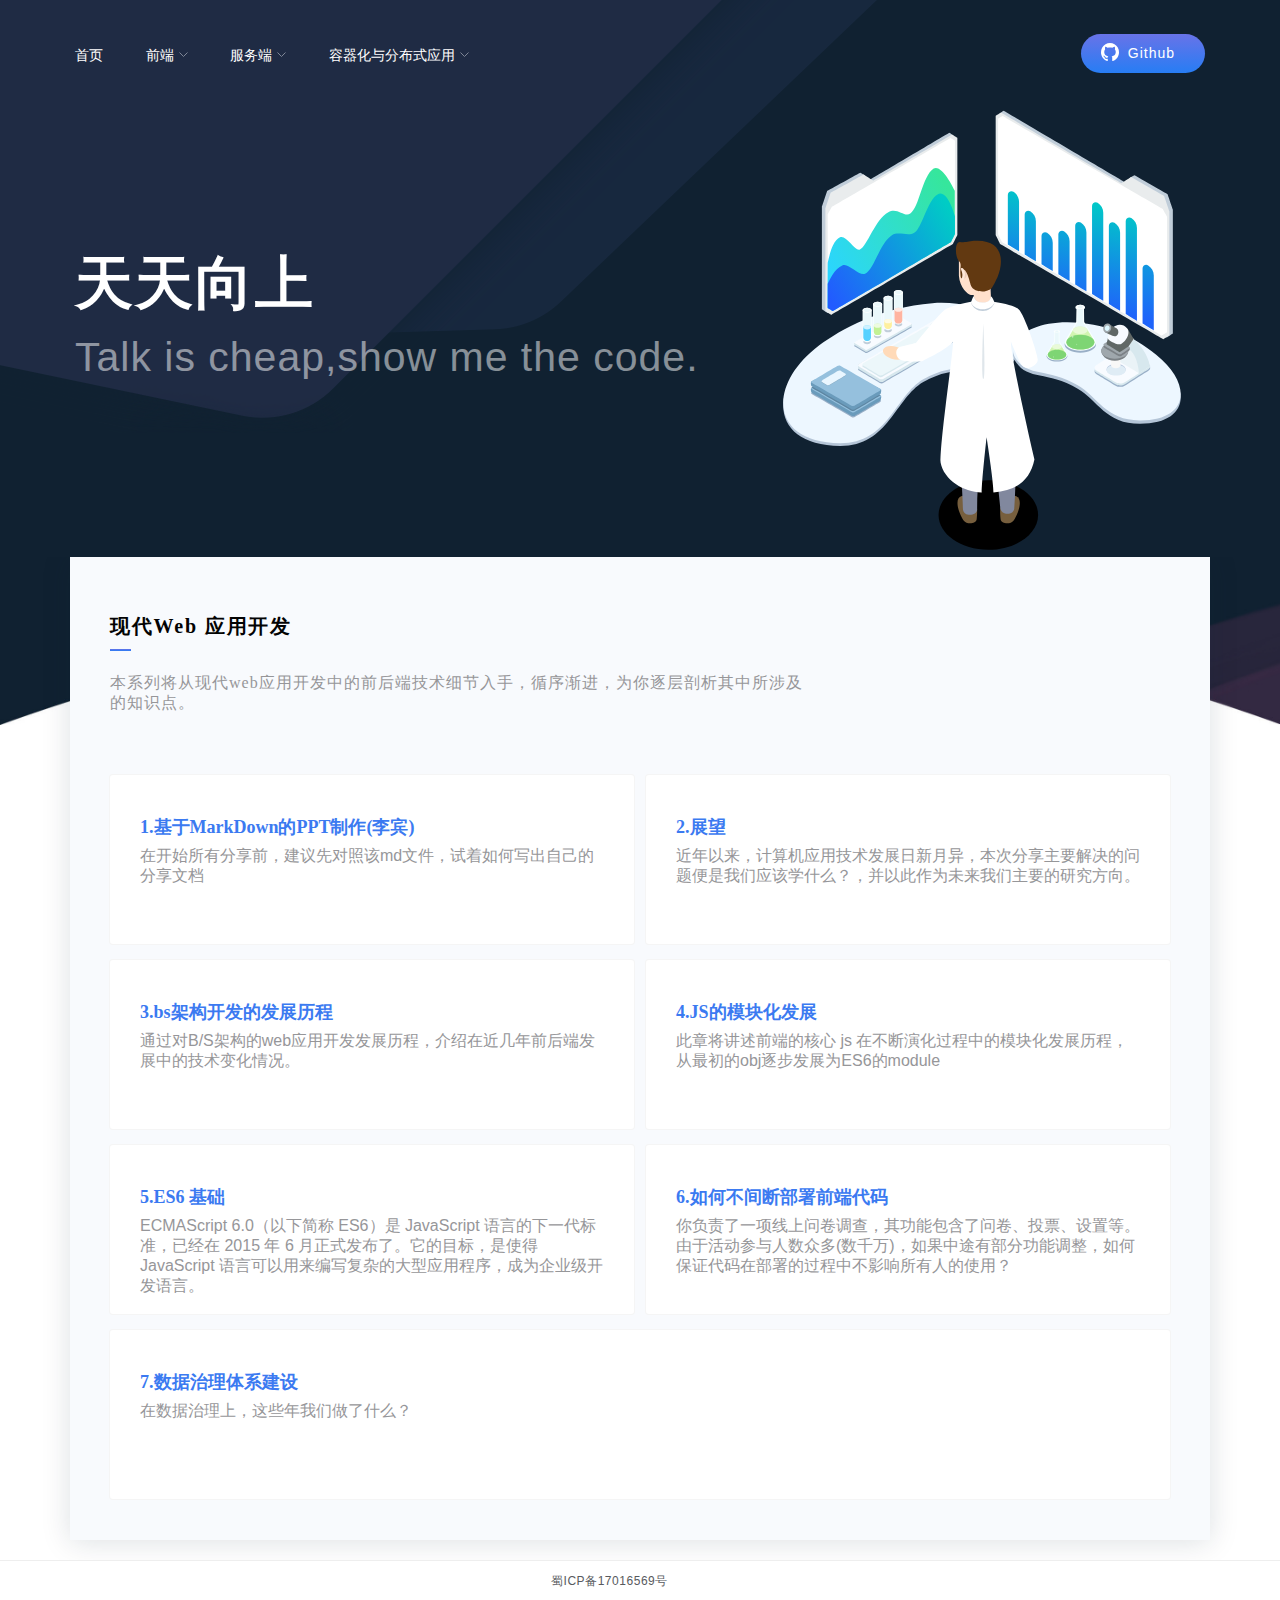
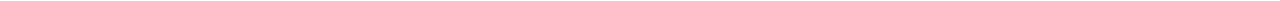
<file: index.html>
<!DOCTYPE html>
<html lang="en">

<head>
    <meta charset="UTF-8">
    <meta name="viewport" content="width=device-width,initial-scale=1,maximum-scale=1">
    <title>天天向上</title>
    <link href="./css/swiper.min.css" rel="stylesheet">
    <link href="./css/font-awesome.css" rel="stylesheet">
    <link rel="stylesheet" href="./css/site.css">
    <link rel="stylesheet" href="./css/style.min.css">
    <link rel="stylesheet" href="./css/index.min.css">
</head>

<body>
    <div class="body-inner">
        <section class="home-landscape">
            <div class="float background-img"> <img src="img/back.png"> </div>
            <div class="navigation">
                <div class="navigation-content">
                    <div class="navigation-content-btn">
                        <a href="//github.com/cbpc/daydayup/" class="btn-white" target="_blank"> <img src="img/github.svg">
                            <span>Github</span> </a>
                    </div>
                    <nav>
                        <ul class="primary-nav">
                            <li> <a class="nav-link-dec current" href="/">首页</a> </li>
                            <li>
                                <div class="dropdown"> <a class="dropbtn">前端</a> <svg class="sub-arrow" width="9" height="11" viewBox="0 0 9 5">
                                        <polyline fill="none" stroke="#7E8696" points=".5 .5 4.5 4.5 8.5 .5"></polyline>
                                    </svg>
                                    <div class="dropdown-content">
                                        <a href="https://developer.mozilla.org/zh-CN/" target="_blank">MDN Web 文档</a>
                                        <a href="http://es6.ruanyifeng.com/" target="_blank">规范 ES6</a>
                                        <a href="https://zh-hans.reactjs.org/" target="_blank">MVVM框架 react.js</a>
                                        <a href="https://cn.vuejs.org/v2/guide/" target="_blank">MVVM框架 vue.js</a>
                                        <a href="http://echarts.baidu.com/" target="_blank">数据可视化 ECharts</a>
                                        <a href="https://webpack.github.io/">应用构建 webpack</a>
                                        <a href="https://www.npmjs.com/package/axios">ajax请求 axios</a>
                                        <a href="https://jestjs.io/zh-Hans/">自动化测试 jest</a>
                                    </div>
                                </div>
                            </li>
                            <li>
                                <div class="dropdown"> <a class="dropbtn">服务端</a> <svg class="sub-arrow" width="9" height="11" viewBox="0 0 9 5">
                                        <polyline fill="none" stroke="#7E8696" points=".5 .5 4.5 4.5 8.5 .5"></polyline>
                                    </svg>
                                    <div class="dropdown-content">
                                        <a href="http://nodejs.cn/latest-api/index.html" target="_blank">NodeJS</a>
                                        <a href="https://eggjs.org/zh-cn/index.html" target="_blank">egg.js</a>
                                        <a href="https://github.com/fastify/docs-chinese/blob/master/README.md" target="_blank">fastify</a>
                                        <a href="https://www.php.net/manual/zh/" target="_blank">PHP</a>
                                        <a href="https://www.golaravel.com/" target="_blank">laravel</a>
                                        <a href="https://www.easyswoole.com/" target="_blank">easy swoole</a>
                                        <a href="https://golang.google.cn/">Go Lang</a>

                                    </div>
                                </div>
                            </li>
                            <li>
                                <div class="dropdown"> <a class="dropbtn">容器化与分布式应用</a> <svg class="sub-arrow" width="9" height="11" viewBox="0 0 9 5">
                                        <polyline fill="none" stroke="#7E8696" points=".5 .5 4.5 4.5 8.5 .5"></polyline>
                                    </svg>
                                    <div class="dropdown-content">
                                        <a href="http://nginx.org/en/docs/" target="_blank">nginx</a>
                                        <a href="https://docs.docker.com/docker-for-windows/" target="_blank">docker</a>
                                        <a href="http://docs.kubernetes.org.cn/" target="_blank">kubernets</a>
                                        <a href="https://preliminary.istio.io/zh/" target="_blank">istio</a>
                                        <a href="http://www.redis.cn/documentation.html" target="_blank">redis</a>
                                        <a href="https://memcached.org/" target="_blank">memcache</a>
                                        <a href="http://kafka.apachecn.org/documentation.html" target="_blank">kafka</a>
                                        <a href="https://static001.geekbang.org/con/38/pdf/3858112920/file/AWS%20%E4%BA%91%E4%B8%8A%E6%B7%B7%E6%B2%8C%E5%B7%A5%E7%A8%8B%E5%AE%9E%E8%B7%B5%E4%B9%8B%E5%AF%B9%E7%85%A7%E5%AE%9E%E9%AA%8C%E8%AE%BE%E8%AE%A1%E5%92%8C%E5%AE%9E%E6%96%BD-%E9%BB%84%E5%B8%85.pdf">混沌工程-1</a>
                                        <a href="https://static001.geekbang.org/con/38/pdf/2953885751/file/%E4%BA%91%E5%8E%9F%E7%94%9F%E6%9E%B6%E6%9E%84%E4%B8%8B%E7%9A%84%E6%B7%B7%E6%B2%8C%E5%B7%A5%E7%A8%8B%E5%AE%9E%E8%B7%B5-%E5%91%A8%E6%B4%8B%E7%9A%84%E5%89%AF%E6%9C%AC.pdf">混沌工程-2</a>
                                        <a href="https://github.com/chaosblade-io/chaosblade">chaosblade</a>
                                    </div>
                                </div>
                            </li>
                        </ul>
                    </nav>
                </div>
                <div class="navigation-logo">
                    <!-- <p>成都印钞有限公司 企划信息部</p> -->
                </div>
            </div>
            <div class="home-landscape-content">
                <div class="home-landscape-content-left">
                    <h1>天天向上</h1>
                    <p class="home-intro">Talk is cheap,show me the code.</p>
                </div>
                <div class="home-landscape-content-right">
                    <div id="bm">
                        <p></p>
                    </div>
                </div>
            </div>
        </section>
        <section class="home-product">
            <div class="home-product-content">
                <div class="home-product-top">
                    <div class="intro-content intro-product-content">
                        <h5 class="home-standard-memo">现代Web 应用开发</h5>
                        <p>本系列将从现代web应用开发中的前后端技术细节入手，循序渐进，为你逐层剖析其中所涉及的知识点。</p>
                    </div>
                </div>
            </div>
        </section>
        <footer>
            <div class="footer-copyright">
                <div class="copyright-text">
                    <!-- <p>© 2019 CBPC All Rights Reserved</p> -->
                    <p><a href="http://www.miitbeian.gov.cn/" rel="noreferrer" target="_blank" style="color:#585a5e;">蜀ICP备17016569号</a></p>
                </div>
            </div>
        </footer>
        <div class="drawer">
            <div class="mobile-nav">
                <ul class="mobile-nav-header">
                    <li><a href="/">首页</a></li>
                    <li><a href="http://vis.baidu.com/chartusage/line/">规范</a></li>
                </ul>
                <h3>推荐链接</h3>
                <ul class="mobile-nav-standard">
                    <li> <a href="http://echarts.baidu.com/">ECharts</a> </li>
                    <li> <a href="https://developer.mozilla.org/zh-CN/">MDN Web文档</a> </li>
                </ul>
            </div>
            <div class="drawer-button">
                <a id="mobile-nav-toggle"> <span class="mobile-nav-toggle-bar"></span> <span class="mobile-nav-toggle-bar"></span> <span class="mobile-nav-toggle-bar"></span> </a>
            </div>
        </div>
        <script src="./js/jquery.min.js"></script>
        <script src="./js/swiper.min.js"></script>
        <script src="./js/mobile_nav.min.js"></script>
        <script src="./js/lottie.min.js"></script>
        <script src="./js/scripts.min.js"></script>
        <script src="./js/index.min.js"></script>
    </div>
</body>

</html>
</file>
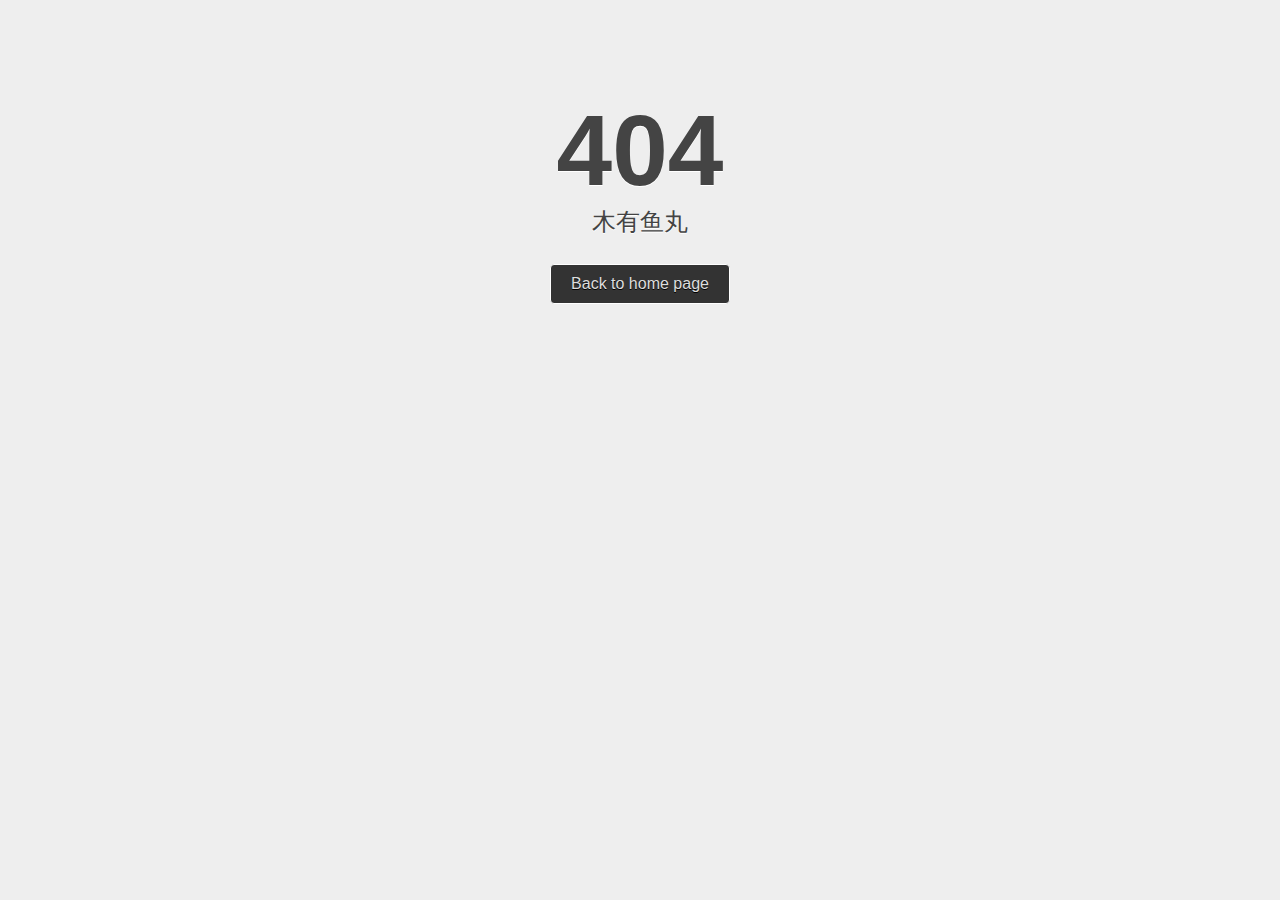
<file: highlight/highlight.pack.html>
<!DOCTYPE html>
<html>
  <head>
    <meta charset="utf-8">
    <meta name="viewport" content="width=device-width, initial-scale=1, maximum-scale=1">
    <title>404 Not found - 三水清</title>
    <style>
    html,body,div,span,applet,object,iframe,h1,h2,h3,h4,h5,h6,p,blockquote,pre,a,abbr,acronym,address,big,cite,code,del,dfn,em,img,ins,kbd,q,s,samp,small,strike,strong,sub,sup,tt,var,dl,dt,dd,ol,ul,li,fieldset,form,label,legend,table,caption,tbody,tfoot,thead,tr,th,td{margin:0;padding:0;border:0;outline:0;font-weight:inherit;font-style:inherit;font-family:inherit;font-size:100%;vertical-align:baseline}
    body{line-height:1;color:#000;background:#fff}
    ol,ul{list-style:none}
    table{border-collapse:separate;border-spacing:0;vertical-align:middle}
    caption,th,td{text-align:left;font-weight:normal;vertical-align:middle}
    a img{border:none}
    body{font:14px "Helvetica Neue",Helvetica,Arial,sans-serif;color:#444;background:#eee;text-shadow:0 1px #fff}
    #content{width:700px;margin:0 auto;margin:100px auto 100px}
    #error-title{font-weight:bold;font-size:100px;text-align:center;line-height:1}
    #error-subtitle{font-size:24px;text-align:center;line-height:1;padding-top:10px}
    #error-message-wrap{-webkit-border-radius:5px;border-radius:5px;margin-top:15px;border:1px solid #ddd;overflow:hidden}
    #error-message-title{display:block;text-align:center;padding:8px;background:#f7f7f7}
    #error-message{-webkit-box-shadow:0 0 5px #111 inset;box-shadow:0 0 5px #111 inset;font-family:Monaco,Menlo,Consolas,monospace;font-size:12px;padding:25px 30px;line-height:1.6;background:#333;color:#ccc;text-shadow:none;overflow:auto}
    #error-btn-wrap{text-align:center;padding:30px 0}
    #error-btn{padding:10px 20px;font-size:16px;color:#ddd;background:#333;text-decoration:none;text-shadow:0 1px #000;border:1px solid #fff;display:inline-block;-webkit-border-radius:4px;border-radius:4px;}
    #error-btn:hover{background:#111}
    </style>
  </head>
  <body>
    <div id="content">
      <h1 id="error-title">404</h1>
      <h2 id="error-subtitle">木有鱼丸</h2>
      <div id="error-btn-wrap">
  <a id="error-btn" href="/">Back to home page</a>
</div>
    </div>
  </body>
</html>
</file>
<file: css/site.css>
body {
    margin: 0;
    padding: 0;
    font-family: PingFang SC, PingFang TC, Helvetica Neue, Helvetica, Roboto, Arial, Hiragino Sans GB, Microsoft Yahei, Microsoft Jhenghei, sans-serif;
}

.home-intro {
    font-size: 41px;
    font-weight: 100;
    color: rgba(255, 255, 255, .5);
    letter-spacing: 1px;
    margin: 0;
}

p {
    /*font-size: 12px;*/
    line-height: 18px;
    /*color: #969699;*/
    /*font-weight: 300;*/
    margin: 0;
}

.btn:hover,
.btn:focus {
    color: #fff;
    background-color: #ACE5FE;
}


/* ==========================================================================
Global Styles
========================================================================== */

article,
aside,
details,
figcaption,
figure,
footer,
header,
hgroup,
main,
menu,
nav,
section,
summary {
    display: block;
}

.content,
body {
    margin: 0;
    padding: 0;
}

li {
    list-style-type: none;
}

a {
    text-decoration: none;
    cursor: pointer;
}

a:hover,
a:focus {
    text-decoration: none;
}

.more-btn {
    background-color: #4778EE;
    font-size: 12px;
    font-weight: 200;
    color: #FFFFFF;
    letter-spacing: 1.63px;
    box-sizing: border-box;
    padding: 7px 44px;
    transition-timing-function: ease;
    transition-duration: .2s;
    transition-property: color, background-color;
    cursor: pointer;
}

.more-btn:hover {
    background-color: #6A8EF2;
}

.h5-decoration,
.h4-decoration {
    height: 9px;
}


/* ==========================================================================
home-landscape
========================================================================== */


/*控制首页动画*/

#bodymovin {
    background-color: red;
    width: 100%;
    height: 100%;
    display: block;
    overflow: hidden;
    transform: translate3d(0, 0, 0);
    text-align: center;
    opacity: 1;
}

.home-landscape {
    width: 100%;
    min-height: 557px;
    /*background: url("../img/background2.jpg") bottom;*/
    background-color: #102131;
    background-repeat: no-repeat;
    background-size: cover;
    position: relative;
    /*font-size:14px;*/
    /*line-height:1.42857143;*/
    box-sizing: border-box;
    /*font-weight: 300;*/
    overflow: hidden;
}

.home-landscape-content-left h1 {
    font-size: 58px;
    line-height: 90px;
    color: #fff;
    font-weight: 800;
    margin: 0;
    letter-spacing: 2px;
}

.background-img {
    position: absolute;
    top: -20px;
    left: -30px;
}

.float {
    -webkit-animation-name: Floating;
    -webkit-animation-duration: 3.5s;
    -webkit-animation-iteration-count: infinite;
    -webkit-animation-timing-function: ease-in-out;
}

@-webkit-keyframes Floating {
    from {
        -webkit-transform: translate(0, 0px);
    }
    65% {
        -webkit-transform: translate(5px, 10px);
    }
    to {
        -webkit-transform: translate(0, -0px);
    }
}

.home-landscape-content {
    max-width: 1130px;
    margin: 0 auto;
    padding-top: 10%;
    position: relative;
}


/*.ellipse{
    position: absolute;
    left: 50%;
    margin-left: -720px;
    z-index: 1;
}*/

.home-landscape-content-left>h1 {
    margin-bottom: 20px;
}

.home-landscape-content-right {
    position: absolute;
    top: -15px;
    right: -130px;
}

#bm {
    max-width: 700px;
    display: block;
}

@media screen and (max-width: 768px) {
    .home-landscape-content-right {
        position: relative;
        right: 0;
        top: 0;
        margin-top: 50px;
    }
    #bm {
        max-width: 600px;
        margin: 0 auto;
    }
}


/*#oval {
    width: 2000px; 
    height: 1000px; 
    background: white; 
    border-radius: 1000px / 500px; 
}*/


/*navigation*/

.navigation {
    line-height: 110px;
    width: 100%;
    height: 110px;
    position: relative;
    -webkit-transition: all 300ms ease-in-out;
    transition: all 300ms ease-in-out;
    -webkit-transition: padding 300ms ease-in-out;
    transition: padding 300ms ease-in-out;
}

.navigation-content {
    max-width: 1130px;
    margin: 0 auto;
}

.fixed {
    height: 72px;
    line-height: 72px;
    position: fixed;
    top: -72px;
    background-color: #fff;
    z-index: 999;
    border-bottom: 1px solid #eee;
    transform: translateY(72px);
    transition: transform ease .3s;
}

.navigation-logo {
    position: absolute;
    top: 50%;
    left: 50%;
    margin-left: -73px;
    margin-top: -9px;
}

.navigation-logo>p {
    color: #fff;
    font-size: 14px;
    font-weight: 200;
    line-height: 18px;
    margin: 0;
    letter-spacing: 1px;
}

.navigation-logo-on>p {
    color: #030303;
}

.primary-nav {
    margin: 0;
    padding: 0;
}

.primary-nav li {
    display: inline-block;
    margin-right: 40px;
}

.primary-nav li>a {
    font-weight: 300;
    color: #fff;
    font-size: 14px;
}

.primary-nav-on li>a {
    color: black;
}

.sub-arrow {
    margin-left: 2px;
}

.dropbtn {
    background-color: rgba(0, 0, 0, 0);
    color: #fff;
    /*padding: 16px;*/
    font-size: 14px;
    font-weight: 300;
    border: none;
    cursor: pointer;
}

.dropbtn-on {
    color: #030303;
}


/* 容器 <div> - 需要定位下拉内容 */

.dropdown {
    position: relative;
    display: inline-block;
}


/* 下拉内容 (默认隐藏) */

.dropdown-content {
    opacity: 0;
    display: block;
    pointer-events: none;
    border-radius: 4px;
    padding: 5px 0;
    position: absolute;
    transform: translateY(-6px);
    margin-top: -30px;
    background-color: #fff;
    min-width: 200px;
    box-shadow: 0 1px 4px rgba(0, 0, 0, 0.1), 0 5px 15px rgba(0, 0, 0, 0.06);
}

.dropdown-content-on {
    margin-top: -10px;
}


/* 在鼠标移上去后显示下拉菜单 */

.dropdown:hover .dropdown-content {
    z-index: 999;
    opacity: 1;
    pointer-events: all;
    transform: translateY(0);
    transition: transform 0.3s, opacity 0.3s ease;
}


/* 下拉菜单的链接 */

.dropdown-content .dropdownimg {
    height: 50px;
    position: absolute;
    top: 0px;
}

.dropdown-content a {
    color: #030303;
    font-size: 14px;
    position: relative;
    line-height: 14px;
    padding: 8px 16px;
    text-decoration: none;
    display: block;
    border-bottom: 1px solid #f9f9f9;
    transition-timing-function: ease;
    transition-duration: .2s;
    transition-property: all;
    cursor: pointer;
}

.dropdown-content a:last-child {
    border-bottom: none;
}


/* 鼠标移上去后修改下拉菜单链接颜色 */

.dropdown-content a:hover {
    background-color: rgba(71, 120, 238, 0.1);
}

.navigation-content-btn {
    float: right;
    /*position: absolute;
  right: 0;
  top: 41px;*/
}

.primary-nav li .nav-link-dec {
    position: relative;
    transition-timing-function: ease;
    transition-duration: .3s;
    transition-property: left, right, color;
    cursor: pointer;
}

.primary-nav li .nav-link-dec::after {
    content: "";
    position: absolute;
    left: 50%;
    right: 50%;
    top: 25px;
    background: #4778EE;
    height: 2px;
    transition-property: left, right;
    transition-property: left, right;
    -webkit-transition-property: left, right;
    transition-duration: .3s;
    -webkit-transition-duration: .3s;
    transition-timing-function: ease-out;
    -webkit-transition-timing-function: ease-out;
}

.primary-nav li .nav-link-dec-on::after {
    top: -25px;
    height: 3px;
}

.primary-nav li .nav-link-dec:hover:after,
.primary-nav li>a:focus:after {
    left: 0;
    right: 0;
}

.primary-nav li .nav-link-dec:hover {
    color: #4778EE;
}


/*当前选中改样式*/

.primary-nav li .current-on {
    color: #4778EE;
}

.primary-nav li .current-on:after {
    height: 3px;
    top: -25px;
    content: "";
    position: absolute;
    background: #4778EE;
    left: 0;
    right: 0;
}


/*监测到当前页面的时候*/

.btn-white {
    font-size: 14px;
    position: relative;
    font-weight: 300;
    letter-spacing: 1px;
    border-radius: 40px;
    background-image: linear-gradient(-180deg, #6873E8 0%, #277DF4 100%);
    display: inline-block;
    padding: 11px 30px;
    color: #fff;
    -webkit-transition: all .5s ease-in-out;
    transition: all .5s ease-in-out;
}

.btn-white>span {
    padding-left: 17px;
}

.btn-white>img {
    position: absolute;
    left: 20px;
    top: 9px;
}

.btn-white:hover {}


/* ==========================================================================
home-product
========================================================================== */

.home-product {
    width: 100%;
    /*margin-top: -160px;*/
    background: url(../img/background2.jpg) center -40px no-repeat;
    background-size: contain;
}

.home-product-content {
    max-width: 1140px;
    /*min-height:1136px; */
    margin: 0 auto;
    background-color: #F8FAFD;
    box-shadow: 0 2px 28px 0 rgba(16, 33, 49, 0.14);
    z-index: 999;
    /*position: relative;*/
    padding-bottom: 80px;
}

.home-product-top {
    max-width: 1060px;
    margin: 0 auto;
    height: 212px;
}

.intro-content {
    max-width: 697px;
    text-align: left;
    padding-top: 42px;
}

.intro-product-content {
    max-width:
}

.intro-content>h5 {
    padding: 14px 0 22px 0;
    letter-spacing: 1.81px;
    font-size: 20px;
    color: #030303;
    font-weight: 600;
    margin: 0;
}

.intro-content>p {
    font-family: PingFangSC-Regular;
    font-size: 12px;
    line-height: 17px;
    color: #969699;
    letter-spacing: 1px;
    font-weight: 300;
    margin: 0;
}

.product-title {
    font-family: PingFangSC-Regular;
    font-size: 16px;
    color: #26262C;
    letter-spacing: 0;
    margin: 17px 0 7px 0;
    font-weight: 300;
}

.product-link p {
    font-size: 12px;
    line-height: 18px;
    color: #969699;
    font-weight: 300;
    margin: 0;
}

.product-btn {
    float: right;
    margin-top: 117px;
}

.product-column-five,
.product-column-three,
.product-column-two,
.product-column-one {
    display: block;
    /*flex-wrap: wrap;*/
    /*justify-content: center;*/
    max-width: 1072px;
    margin: 0 auto;
    position: relative;
    padding: 0;
    font-size: 0;
}

.product-column-five>li,
.product-column-three>li,
.product-column-two>li {
    /*box-sizing: border-box;*/
    margin: 0;
    display: block;
    min-height: 180px;
    /*display: flex;*/
}

.product-column-five>li>a,
.product-column-three>li>a,
.product-column-two>li>a,
.product-column-one>li>a {
    border: 1px solid rgba(224, 224, 224, 0.32);
    border-radius: 4px;
    background: #FFFFFF;
    text-decoration: none;
    min-height: 130px;
    display: block;
    margin: 0 5px 0 5px;
    padding: 23px 30px 16px 30px;
}

.product-column-five>li>a:hover,
.product-column-three>li>a:hover,
.product-column-two>li>a:hover,
.product-column-one>li>a:hover {
    transition: transform .5s;
    transform: translateY(-5px) scale(1.01);
    box-shadow: 0 1px 18px rgba(0, 0, 0, 0.05), 0 5px 30px rgba(0, 0, 0, 0.01);
}

.product-column-five>li {
    width: 20%;
    vertical-align: top;
    display: inline-block;
}

.product-column-three .product-column-three-li {
    width: 40%;
    vertical-align: top;
    display: inline-block;
}

.product-column-three .product-column-last {
    width: 20%;
}

.product-column-two>li {
    width: 50%;
    vertical-align: top;
    display: inline-block;
}

.product-column-one>li {
    width: 100%;
    vertical-align: top;
    display: inline-block;
}

.home-product-content ul img {
    width: 39px;
}

@media screen and (max-width: 768px) {
    .product-column-five>li,
    .product-column-two>li,
    .product-column-last,
    .product-column-three .product-column-three-li {
        width: 100%;
    }
}


/*standard*/

.home-standard {
    width: 100%;
    margin-top: 50px;
    /*margin-bottom: 20px;*/
}

.home-standard-content {
    max-width: 1060px;
    margin: 0 auto;
    min-height: 574px;
}

.standard-btn {
    float: right;
    margin-top: -40px;
}

.home-standard-text {
    display: block;
    font-size: 0;
    position: relative;
    padding: 0;
    margin-top: 40px;
}

.home-standard-memo {
    font-family: PingFangSC-Semibold;
    font-size: 17px;
    color: #3B7AF1;
    letter-spacing: 0.16px;
}

.home-standard-memo:after {
    content: "";
    margin-top: 9px;
    display: block;
    background-image: linear-gradient(-180deg, #6873E8 0%, #277DF4 100%);
    width: 21px;
    height: 2px;
}

.home-standard-title {
    font-family: PingFangSC-Semibold;
    font-size: 24px;
    color: #393835;
    letter-spacing: 0;
    margin: 25px 0 12px 0;
    margin-left: -3px;
}

.standard-read-btn {
    font-size: 12px;
    font-weight: 200;
    color: #FFFFFF;
    background: #4778EE;
    border-radius: 58px;
    padding: 10px 20px;
    transition-timing-function: ease;
    transition-duration: .2s;
    transition-property: color, background-color;
    cursor: pointer;
}

.standard-read-btn:hover {
    background-color: #6A8EF2;
}

.home-standard-text-one {
    display: inline-block;
    width: 33%;
    vertical-align: top;
}

.home-standard-paragraph {
    font-size: 14px;
    color: #969699;
    font-weight: 400;
    line-height: 24px;
    max-width: 300px;
    margin: 20px 0 40px 0;
}

@media screen and (max-width: 768px) {
    .home-standard-text-one {
        width: 100%;
    }
}


/*learn*/

.learn-picture {
    width: 337px;
}

.home-learn {
    width: 100%;
    background-color: #F8FAFD;
    min-height: 595px;
}

.home-learn-content {
    max-width: 1060px;
    margin: 0 auto;
}

.home-learn-top {
    padding-top: 70px;
    padding-bottom: 64px;
    box-sizing: border-box;
}

.home-learn-top img {
    margin-bottom: 14px;
}

.home-learn-top h5 {
    font-size: 20px;
    color: #030303;
    font-weight: 600;
    margin: 0;
}

.home-learn-top .learn-btn {
    float: right;
    margin-top: -33px;
}

.home-learn-text {
    display: block;
    /*flex-wrap: wrap;*/
    /*justify-content: center;*/
    position: relative;
    padding: 0;
    font-size: 0;
}

.home-learn-text-one {
    width: 33.3%;
    display: inline-block;
    vertical-align: top;
}

.learn-title {
    font-family: PingFangSC-Medium;
    font-size: 17px;
    color: #151515;
    letter-spacing: 0.75px;
    margin: 20px 0 6px 0;
}

.home-learn-text-one-link {
    overflow: hidden;
    max-width: 337px;
    height: 100%;
    display: block;
}

.home-learn-text-one-link>p,
.paper-text>p {
    max-width: 322px;
    letter-spacing: 0.53px;
    font-size: 12px;
    line-height: 18px;
    color: #969699;
    */ font-weight: 300;
    margin: 0;
}

.home-learn-text-one>ul {
    margin: 0;
    padding: 0;
}

.home-learn-text-one>ul>li {
    text-decoration: none;
    list-style-type: none;
    margin-bottom: 43px;
}

.paper-img,
.paper-text {
    vertical-align: top;
    display: inline-block;
}

.paper-img {
    width: 24%;
}

.paper-text {
    width: 73%;
}

.paper-text>h5 {
    font-family: PingFangSC-Medium;
    font-size: 14px;
    color: #151515;
    letter-spacing: 0.62px;
    padding-bottom: 6px;
    box-sizing: border-box;
    margin: 0;
}

@media screen and (max-width: 768px) {
    .home-learn-text-one {
        width: 100%;
    }
}


}

/*cooperate*/
.home-cooperate {
    width: 100%;
    margin-bottom: 134px;
}
.home-cooperate-middle .cooperate-p {
    text-align: center;
    font-size: 14px;
    color: #969699;
    letter-spacing: 0.62px;
    line-height: 27px;
    font-weight: 300;
    margin: 103px auto 126px auto;
    max-width: 738px;
}

/*.home-cooperate-content{
  max-width: 1060px;
  margin: 0 auto;
}*/
.home-cooperate-top,
.home-cooperate-bottom {
    text-align: center;
}
.home-cooperate-top {
    margin: 133px auto 0 auto;
    width: 33%;
    height: 144px;
    border-top: 2px solid #DBE4FD;
    border-left: 2px solid #DBE4FD;
    border-right: 2px solid #DBE4FD;
    box-sizing: border-box;
    padding-top: 37px;
}
.home-cooperate-middle {
    position: relative;
}
.schools-left,
.schools-right {
    width: 176px;
    height: 100%;
    position: absolute;
    top: 0;
}
.schools-left {
    left: 0;
    background-image: linear-gradient(90deg, #FFFFFF 0%, rgba(255, 255, 255, 0.9) 30%, rgba(255, 255, 255, 0.00) 100%);
}
.schools-right {
    right: 0;
    background-image: linear-gradient(90deg, rgba(255, 255, 255, 0.00) 0%, rgba(255, 255, 255, 0.9) 70%, #FFFFFF 100%);
}
.schools {
    overflow-x: hidden;
    overflow-y: hidden;
    width: 100%;
    white-space: nowrap;
    /*不换行*/
    
    background: white;
    -webkit-transition: 0.5s;
    transition: 0.5s;
}
.schools>img {
    width: 16.67%;
    /*height: 290px;*/
    
    margin: 0;
    vertical-align: top;
}
.home-cooperate-bottom {
    min-height: 500px;
    max-width: 1060px;
    margin: 0 auto;
    margin-top: 60px;
}
.home-cooperate-bottom>h5 {
    font-family: PingFangSC-Semibold;
    font-size: 24px;
    color: #030303;
    letter-spacing: 1.63px;
}
.home-cooperate-bottom>p {
    margin: 33px auto 56px auto;
    width: 50%;
}
.container>div {
    margin: 0 auto;
    max-width: 976px;
}
.prev,
.next {
    line-height: 150px;
    font-size: 80px;
    cursor: pointer;
    display: inline-block;
}
.prev:hover,
.next:hover {
    background-color: #FAFAFA;
}
.album {
    width: 674px;
    overflow: hidden;
    display: inline-block;
}
.album>ul {
    list-style: none;
}
.album>ul>li {
    float: left;
}
.album>ul>li>img {
    display: block;
    margin: 10px;
    border-radius: 50%;
    opacity: 0.4;
    transition: all 1s ease;
}
.album>ul>li .active {
    transform-origin: center center;
    transform: scale(1.5, 1.5);
    opacity: 1;
}
.swiper-slide>h6 {
    font-family: PingFangSC-Medium;
    font-size: 20px;
    color: #151515;
    letter-spacing: 0.88px;
    display: block;
}
.clearfix::after {
    display: table;
    content: "";
    clear: both;
}

/*business*/
.business-gif {
    width: 337px;
}
.home-business {
    max-width: 1060px;
    margin: 0 auto;
    display: block;
    font-size: 0;
    position: relative;
    padding: 129px 10px 0 0;
    min-height: 548px;
    border-bottom: 1px solid #E6E6E6;
}
.home-business-left {
    display: inline-block;
    width: 27%;
    vertical-align: top;
}
.home-business-left-intro {
    max-width: 242px;
    margin-left: 5px;
    margin-top: 87px;
}
.home-business-left-intro h4,
.home-cooperate-top h4 {
    font-family: PingFangSC-Semibold;
    font-size: 37px;
    color: #030303;
    letter-spacing: 3.02px;
    margin: 5px 0;
    line-height: 52px;
}
.home-business-left-intro>p {
    font-size: 14px;
    color: #969699;
    letter-spacing: 0.62px;
    line-height: 27px;
    font-weight: 300;
    margin: 23px 0 42px 0;
}
.home-business-left-btn {
    border: 1px solid #6874E8;
    border-radius: 100px;
    display: inline-block;
    padding: 14px 37px;
    font-family: PingFangSC-Regular;
    font-size: 14px;
    color: #4379EF;
    letter-spacing: 2.2px;
    margin-left: 20px;
}
.home-business-left-btn:hover {
    color: #fff;
    background-color: #6874E8;
    border: 1px solid #6874E8;
}
.home-business-right {
    width: 69%;
    display: inline-block;
    vertical-align: top;
    padding-left: 40px;
}
.home-business-right-column {
    width: 50%;
    display: inline-block;
    vertical-align: top;
}
.business-right-link {
    border: 1px solid #eee;
    border-radius: 4px;
    overflow: hidden;
    display: block;
    margin: 0 10px;
    max-width: 337px;
    background-color: #fff;
}
.business-title {
    font-family: PingFangSC-Medium;
    font-size: 17px;
    color: #151515;
    letter-spacing: 0.75px;
    margin: 20px 20px 6px 20px;
}
.business-text {
    letter-spacing: 0.53px;
    font-size: 12px;
    line-height: 18px;
    color: #969699;
    margin: 20px 20px 36px 20px;
}
#video-feature-1 {
    width: 90%;
    border-radius: 6px;
    margin-left: 60px;
}
.home-business-right-data {
    width: 94px;
    position: absolute;
    z-index: -1;
    margin-left: -20px;
}
@media screen and (max-width: 768px) {
    .home-business-left,
    .home-business-right,
    .home-business-right-column {
        width: 100%;
    }
}

/*contact-us*/
.contact-btn {
    margin-left: 30px;
}
.home-contact-us {
    width: 100%;
    min-height: 300px;
    background: url("../img/contact.png") 73px 121px no-repeat;
    background-color: #F8FAFD;
    background-size: 50%;
}
.home-contact-us-content {
    max-width: 1060px;
    margin: 0 auto;
    display: block;
    font-size: 0;
    position: relative;
    padding: 0;
}
.home-contact-us-left {
    width: 50%;
    display: inline-block;
    vertical-align: top;
    position: relative;
    overflow: hidden;
}
.contact-us {
    height: 9px;
    margin-top: 75px;
    margin-bottom: 7px;
}
.home-contact-us-left>h5 {
    font-family: PingFangSC-Semibold;
    font-size: 20px;
    color: #030303;
    letter-spacing: 2.73px;
    margin: 3px 0 16px 0;
}
.home-contact-us-left>p {
    font-size: 14px;
    color: #030303;
    letter-spacing: 0.79px;
    line-height: 38px;
    font-weight: 200;
}
.home-contact-us-left>p>span {
    opacity: 0.4;
    margin-right: 20px;
}
.home-contact-us-left-contact {
    height: 104px;
    position: absolute;
    z-index: 0;
    left: 30px;
    top: 120px;
}
.home-contact-right {
    width: 50%;
    display: inline-block;
    vertical-align: top;
    text-align: left;
}
.home-contact-right>p {
    font-size: 14px;
    color: #969699;
    letter-spacing: 0.71px;
    font-weight: 300;
    max-width: 410px;
    line-height: 27px;
    margin: 76px 0 37px 30px;
}
@media screen and (max-width: 768px) {
    .fixed {
        transition: none;
    }
    
    .home-contact-us-content {
        flex-direction: column;
    }
    
    .navigation-content nav .primary-nav {
        display: none;
    }
    
    .float {
        animation: none;
    }
    
    .home-landscape-content-left h1 {
        font-size: 40px;
        line-height: 45px;
    }
    
    .home-intro {
        font-size: 28px;
    }
    
    .home-landscape-content-left {
        text-align: center;
    }
    
    .home-landscape-content {
        padding-top: 2%;
    }
    
    .home-product-content {
        padding: 0 20px;
        margin: 0 20px;
    }
    
    .home-product-content {
        padding-bottom: 80px;
    }
    
    .product-column-five {
        padding-top: 50px;
    }
    
    .product-column-five>li>a,
    .product-column-three>li>a,
    .product-column-two>li>a,
    .product-column-one>li>a {
        border: 1px solid rgba(224, 224, 224, 0.5);
    }
    
    .more-btn {
        padding: 6px 25px;
    }
    
    .standard-btn {
        float: none;
        display: inline-block;
        margin-top: 20px;
    }
    
    .product-column-five>li>a,
    .product-column-three>li>a,
    .product-column-two>li>a,
    .product-column-one>li>a {
        min-height: 140px;
    }
    
    .product-column-five>li,
    .product-column-three>li,
    .product-column-two>li {
        min-height: 192px;
    }
    
    .home-standard-content {
        box-sizing: border-box;
        padding: 0 20px;
        margin-bottom: 30px;
    }
    
    .home-standard-paragraph {
        max-width: 100%;
        margin: 12px 0 29px 0;
    }
    
    .intro-content>p {
        margin-top: 20px;
    }
    
    .home-standard-text {
        margin-top: 20px;
    }
    
    .home-standard-memo {
        font-size: 14px;
    }
    
    .home-standard-title {
        font-size: 20px;
    }
    
    .home-standard-text-one {
        margin-bottom: 30px;
    }
    
    .home-learn {
        box-sizing: border-box;
        padding: 0 20px;
        margin-bottom: 30px;
    }
    
    .home-learn-text-one-link {
        max-width: 100%;
        text-align: left;
        box-sizing: border-box;
        /*padding: 0 10px;*/
        margin: 0 auto;
        margin-bottom: 20px;
    }
    
    .home-learn-text-one-link .learn-picture {
        width: 100%;
    }
    
    .home-learn-text-one-link>p,
    .paper-text>p {
        max-width: 100%;
    }
    
    .home-learn-top {
        padding-bottom: 45px;
    }
    
    .home-business {
        padding: 0;
    }
    
    .home-business-right-data {
        display: none;
    }
    
    .home-business-right {
        box-sizing: border-box;
        padding: 0 10px;
    }
    
    .business-right-link {
        margin-bottom: 20px;
        max-width: 100%;
    }
    
    .home-learn-text-one>ul>li {
        margin: 20px auto;
    }
    
    .home-business-left-intro {
        max-width: 100%;
        box-sizing: border-box;
        padding: 0 20px;
        text-align: center;
        margin-top: 50px;
    }
    
    .schools {
        white-space: normal;
    }
    
    .schools-left,
    .schools-right {
        display: none;
    }
    
    .schools>img {
        width: 33.3%;
    }
    
    .tool-picture {
        display: none;
    }
    
    .home-business-left-intro h4,
    .home-cooperate-top h4 {
        font-size: 24px;
    }
    
    .academic-decoration {
        height: 6px;
    }
    
    .home-cooperate-middle .cooperate-p {
        box-sizing: border-box;
        padding: 0 20px;
    }
    
    .home-cooperate-top {
        padding-top: 23px;
        height: 103px;
    }
    
    .business-gif {
        width: 100%;
    }
    
    .home-cooperate-top {
        width: 45%;
    }
    
    .home-cooperate-middle .cooperate-p {
        margin: 53px auto 34px auto;
        font-size: 12px;
        line-height: 24px;
    }
    
    .home-contact-right {
        margin-bottom: 30px;
    }
    
    .home-contact-us-left,
    .home-contact-right {
        width: 100%;
    }
    /*.drawer-away {
    display: none!important;
}*/
    
    .home-contact-us {
        box-sizing: border-box;
        padding: 0 20px;
    }
    
    .contact-us {
        margin-top: 49px;
    }
    
    .contact-btn {
        margin-left: 0;
    }
    
    .learn-title {
        margin: 9px 0 5px 0;
    }
    
    .home-contact-right>p {
        margin-left: 0;
    }
}
@media screen and (max-width: 432px) {
    .home-landscape-content-left h1 {
        font-size: 32px;
        line-height: 36px;
    }
    
    .home-intro {
        font-size: 22px;
    }
}
</file>
<file: css/style.min.css>
html{font-size:62.5%}body{margin:0;padding:0}dd,dl,dt,li,ol,ul{margin:0;padding:0}.ynavigation{height:72px;line-height:72px;top:0;width:100%;position:fixed;z-index:999;border-bottom:1px solid #eee;background-color:rgba(255,255,255,.9)}.ynavigation-content{margin:0 30px}.ynavigation-logo{position:absolute;top:50%;left:50%;margin-left:-73px;margin-top:-9px}.ynavigation-logo>p{color:#030303;line-height:18px;font-size:14px;font-weight:200;margin:0;letter-spacing:1px}.yprimary-nav{margin:0;padding:0}.yprimary-nav li{display:inline-block;margin-right:40px}.ysub-arrow{margin-left:2px}.ydropbtn{color:#030303;font-size:14px;font-weight:300;border:none;cursor:pointer}.ydropdown{position:relative;display:inline-block}.ydropdown-content{opacity:0;display:block;pointer-events:none;border-radius:4px;padding:10px 0;position:absolute;transform:translateY(-6px);margin-top:-10px;background-color:#fff;min-width:200px;box-shadow:0 1px 4px rgba(0,0,0,.1),0 5px 15px rgba(0,0,0,.06)}.ydropdown:hover .ydropdown-content{z-index:999;opacity:1;pointer-events:all;transform:translateY(0);transition:transform .3s,opacity .3s ease}.ydropdown-content .ydropdownimg{height:50px;position:absolute;top:0}.ydropdown-content a{color:#030303;font-size:14px;position:relative;line-height:14px;padding:17px 16px;text-decoration:none;display:block;border-bottom:1px solid #f9f9f9;transition-timing-function:ease;transition-duration:.2s;transition-property:all;cursor:pointer}.ydropdown-content a:last-child{border-bottom:none}.ydropdown-content a:hover{background-color:rgba(71,120,238,.1)}.navigation-content-btn{float:right}.yprimary-nav li .ynav-link-dec{position:relative;transition-timing-function:ease;transition-duration:.3s;transition-property:all;cursor:pointer;font-weight:300;color:#030303;font-size:14px}.yprimary-nav li .ynav-link-dec::after{content:"";position:absolute;left:50%;right:50%;top:-25px;height:3px;background:#4778ee;transition-property:'left,right';-webkit-transition-property:'left,right';transition-duration:.3s;-webkit-transition-duration:.3s;transition-timing-function:ease-out;-webkit-transition-timing-function:ease-out}.yprimary-nav li .ynav-link-dec:focus:after,.yprimary-nav li .ynav-link-dec:hover:after{left:0;right:0}.yprimary-nav li .ynav-link-dec:hover{color:#4778ee}.btn-white{font-size:14px;position:relative;line-height:17px;font-weight:300;letter-spacing:1px;border-radius:40px;background-image:linear-gradient(-180deg,#6873e8 0,#277df4 100%);display:inline-block;padding:11px 30px;color:#fff;-webkit-transition:all .5s ease-in-out;transition:all .5s ease-in-out}.btn-white>span{padding-left:17px}.btn-white>img{position:absolute;left:20px;top:9px}.search-input{float:right;position:relative;margin-right:15px}#san-query-input{margin-top:-6px;width:16rem;display:inline-block;background:#00222d;height:2.8rem;padding-right:2.5rem;padding-left:1rem;border:0;border-bottom:2px solid #717e82;transition-timing-function:ease;transition-duration:.3s;transition-property:all}#san-query-input:focus{outline:0;border:none;background:#fff}#san-query-input::-webkit-input-placeholder{color:#717e82;letter-spacing:2px}.github{font-size:3rem}.header-index .github{display:block}.header-index .github:link,.header-index .github:visited{color:#fff}.header-index .github:hover{color:#9ee0fe}.header-index{padding-top:20px;text-align:center;background:#001a23}.header-index h1{font-size:4rem;letter-spacing:.05rem;font-weight:300;margin:.5rem}.recommend{position:fixed;top:123px;bottom:0;padding:20px 0 50px 30px;font-size:1.4rem;min-width:160px;overflow-y:auto;border-right:1px solid #eee}.recommend-h3{margin:30px 0 20px 0;font-size:16px;color:#030303}.recommend-first-h3{margin:-21px 0 20px 0}.recommend dt{font-size:12px;color:#030303;line-height:4;font-weight:500;cursor:pointer}.recommend li a{color:#343c50;text-decoration:none;line-height:4;font-weight:300;font-size:12px}.recommend li a:hover{color:#4778ee}.recommend dd a{color:#343c50;text-decoration:none;line-height:4;font-weight:300;font-size:12px;margin-left:20px;transition-timing-function:ease;transition-duration:.1s;transition-property:color;cursor:pointer}.recommend dd a:hover{color:#4778ee}.title:after{display:block;content:"";color:#818688;position:absolute;right:25px;margin-top:-31px;transition:all ease .3s;border:4px solid #4e4e4e;border-color:transparent transparent #4e4e4e transparent}.title-on:after{transform:rotate(180deg) translateY(-4px)}main{overflow:hidden;min-width:90rem;position:relative;background-color:#fff}.example-main{background:#00222d;padding:3rem 1rem 8rem;font-size:1.4rem;text-align:center;color:#aaa}.example-main dt{font-size:1.8rem;margin:4rem 0 2rem}.example-main a:active,.example-main a:hover,.example-main a:link,.example-main a:visited{color:#fff;text-decoration:none;background:#2ea2f8;padding:.3rem .6rem;border-radius:.2rem;transition-timing-function:ease;transition-duration:.2s;transition-property:background}.example-main a:hover{background:#64c1e0}.example-codepen{margin:2rem auto;max-width:80rem}.example-main{margin-bottom:0}.footer-copyright{min-height:40px;background-color:#fff;position:relative;border-top:1px solid #eee}.copyright-text{position:absolute;top:50%;left:50%;margin-left:-89px;margin-top:-13px}.copyright-text>p{color:#585a5e;letter-spacing:.53px;line-height:27px;font-size:12px}.yprimary-nav li .selected{color:#4778ee}.yprimary-nav li .selected:after{left:0;right:0;content:"";position:absolute;top:-25px;height:3px;background:#4778ee}.page-info{margin-bottom:50px;margin-top:72px;text-align:center;padding:40px;color:#4e6167;background:#f4f7fc;background:url(../img/paperback.jpg) bottom}.page-info h1{font-size:60px;line-height:90px;color:#fff;font-weight:800;margin:0;letter-spacing:2px}#page-info-intro{color:#fff;font-size:16px;font-weight:100;margin:10px auto;letter-spacing:2px}.page-container{max-width:970px;padding-right:15px;padding-left:15px;margin-right:auto;margin-left:auto}.page-post{padding:20px;border:1px solid rgba(78,97,118,.25);box-shadow:rgba(0,0,0,.05) 0 1px 4px 0;max-width:800px;margin:30px auto;margin-top:10px;border-radius:4px}.row-left{width:70%;display:inline-block;vertical-align:top;margin:0}.row-left h2{margin:0 0 10px 0;line-height:25px}.row-left h2 a{padding:0 0 22px 0;letter-spacing:1.81px;font-size:20px;color:#030303;font-weight:600}.row-left .index-post-desc{padding-right:20px}.row-left .index-post-desc p{font-family:PingFangSC-Regular;font-size:12px;line-height:17px;color:#969699;letter-spacing:1px}.row-right{width:29%;display:inline-block;vertical-align:top;margin:0}.row-right a{background:url(./img/paper1.jpg) no-repeat;background-color:#eee;background-size:cover;display:block;height:152px;width:100%}@media only screen and (max-width:768px){.page-post .row .row-left{width:100%}.row-left h2{margin:0 0 20px 0}.page-post .row .row-right{width:100%;padding-top:10px}.row-left .index-post-desc{padding-right:0}}.mobile-nav{display:none}.drawer{display:none}@media only screen and (max-width:768px){.navigation-content-btn{display:none}.algolia-autocomplete .ds-dropdown-menu{margin-top:0;top:56px!important;left:0!important;right:0!important;width:100%!important;position:fixed!important;min-width:0!important;border-radius:0}.recommend,.toc-wrap,nav .yprimary-nav{display:none}main{min-width:100%;padding:0}.article{margin:0 2rem 4rem 2rem}header{text-align:center}.header-content-nav{position:absolute;top:22px;right:20px;padding:0}.body-inner{transition:ease .3s}.body-inner-on{transform:translateX(190px);transition:ease .3s}.drawer{display:block;position:fixed;top:0;height:100%;z-index:1029}.drawer-on{pointer-events:auto}.drawer-bg{background:#000;opacity:.3;width:100%;height:100%;position:absolute;top:0}.mobile-nav{z-index:999;overflow-y:scroll;-webkit-overflow-scrolling:touch;position:fixed;left:-190px;top:0;bottom:0;display:block;width:190px;background:#fff;transition:ease .3s;padding-left:20px;padding-top:28px;box-sizing:border-box}.mobile-nav-on{box-shadow:0 4px 50px 0 rgba(16,33,49,.2)}#mobile-nav-toggle{display:inline-block;position:fixed;top:28px;left:20px;width:18px;height:20px;margin:auto;cursor:pointer;z-index:999}.mobile-nav-toggle-bar{background:#cecece;position:absolute;left:0;width:100%;height:2px;-webkit-transition:.3s;-moz-transition:.3s;-ms-transition:.3s;transition:.3s;-webkit-transform-origin:0;-moz-transform-origin:0;-ms-transform-origin:0;transform-origin:0;border-radius:2px}.mobile-nav-toggle-bar:first-child{top:0}.mobile-nav-toggle-bar:nth-child(2){top:8px}.mobile-nav-toggle-bar:last-child{top:16px}.mobile-nav-toggle-bar-on:first-child{transform:rotate(45deg);top:3px}.mobile-nav-toggle-bar-on:nth-child(2){opacity:0}.mobile-nav-toggle-bar-on:last-child{transform:rotate(-45deg);top:16px}.mobile-nav-header{border-bottom:1px solid #eee;margin-bottom:28px;padding-bottom:11px}.mobile-nav-header li a{font-size:14px;color:#030303;line-height:34px}.mobile-nav h3{color:#cacaca;font-weight:200;font-size:12px}.mobile-nav-standard li a{color:#343c50;text-decoration:none;line-height:4;font-weight:300;font-size:12px}.body-inner-on{position:fixed;width:100%;height:100%;top:0}}
</file>
<file: css/index.min.css>
.home-product{margin-bottom:20px}.home-product-content ul{margin-top:5px}.home-product-content{padding-bottom:40px}body{margin:0;padding:0;font-family:"等线",dengxian,"SF Pro SC","SF Pro Text","SF Pro Icons","PingFang SC","Helvetica Neue",Helvetica,Arial,"YaHei Consolas Hybrid",STHeiti,"Microsoft Yahei",sans-serif}.intro-content>p,.product-link p{font-size:16px;line-height:20px}.product-title{font-size:18px}.product-title{color:#3b7af1;font-weight:600}.home-company{font-size:14pt;margin-bottom:40px;color:rgba(255,255,255,.5)}
</file>
